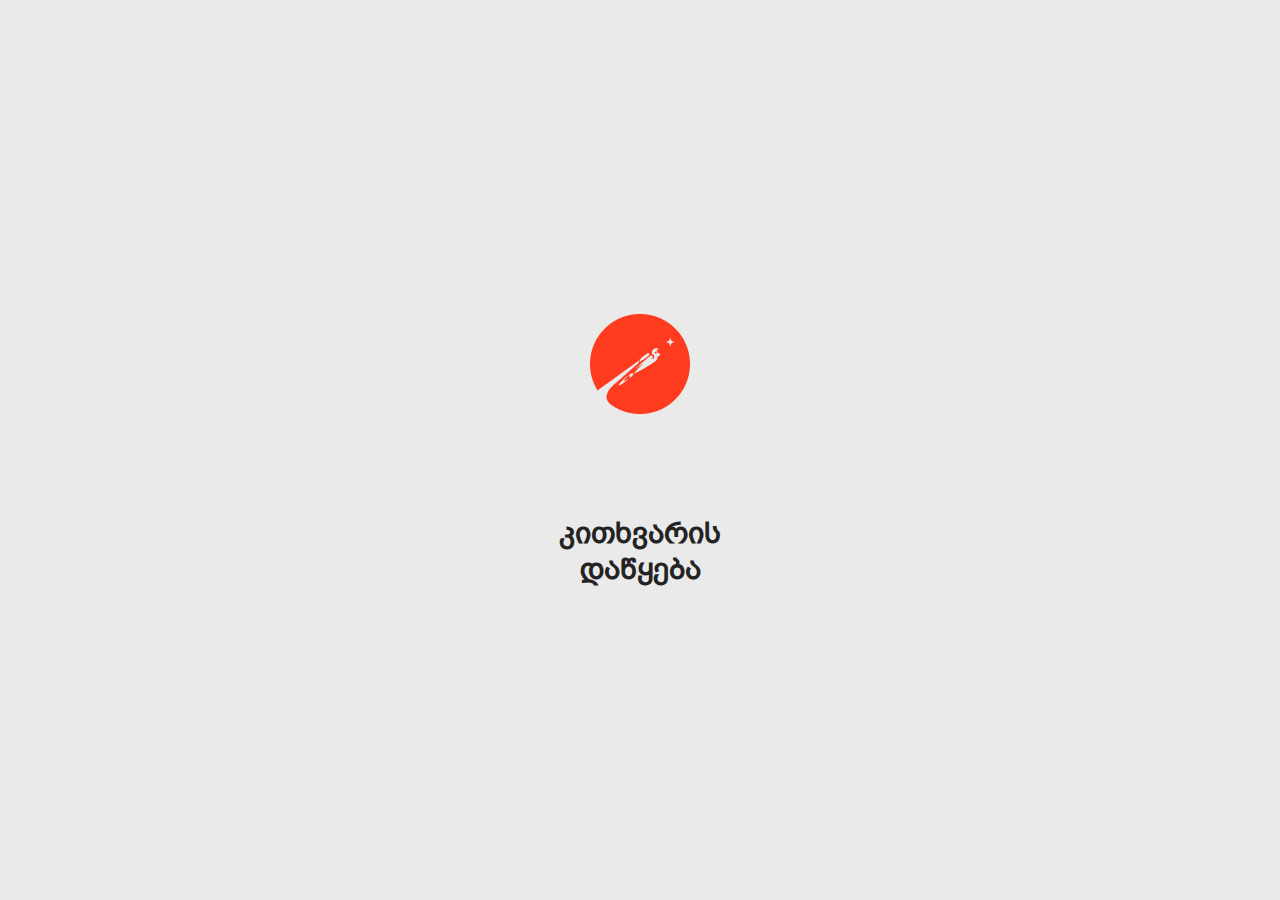
<file: index.html>
<!DOCTYPE html>
<html lang="en">
  <head>
    <meta charset="UTF-8" />
    <meta http-equiv="X-UA-Compatible" content="IE=edge" />
    <meta name="viewport" content="width=device-width, initial-scale=1.0" />
    <link rel="stylesheet" href="./common.css" />
    <link rel="stylesheet" href="index.css" />
    <title>COVID-QUESTIONARY</title>
  </head>
  <body>
    <img src="./assets/logo.png" alt="" class="logo" />
    <a href="./pages/Personal/personal.html" class="start-btn"
      >კითხვარის<br />დაწყება</a
    >
  </body>
</html>
</file>
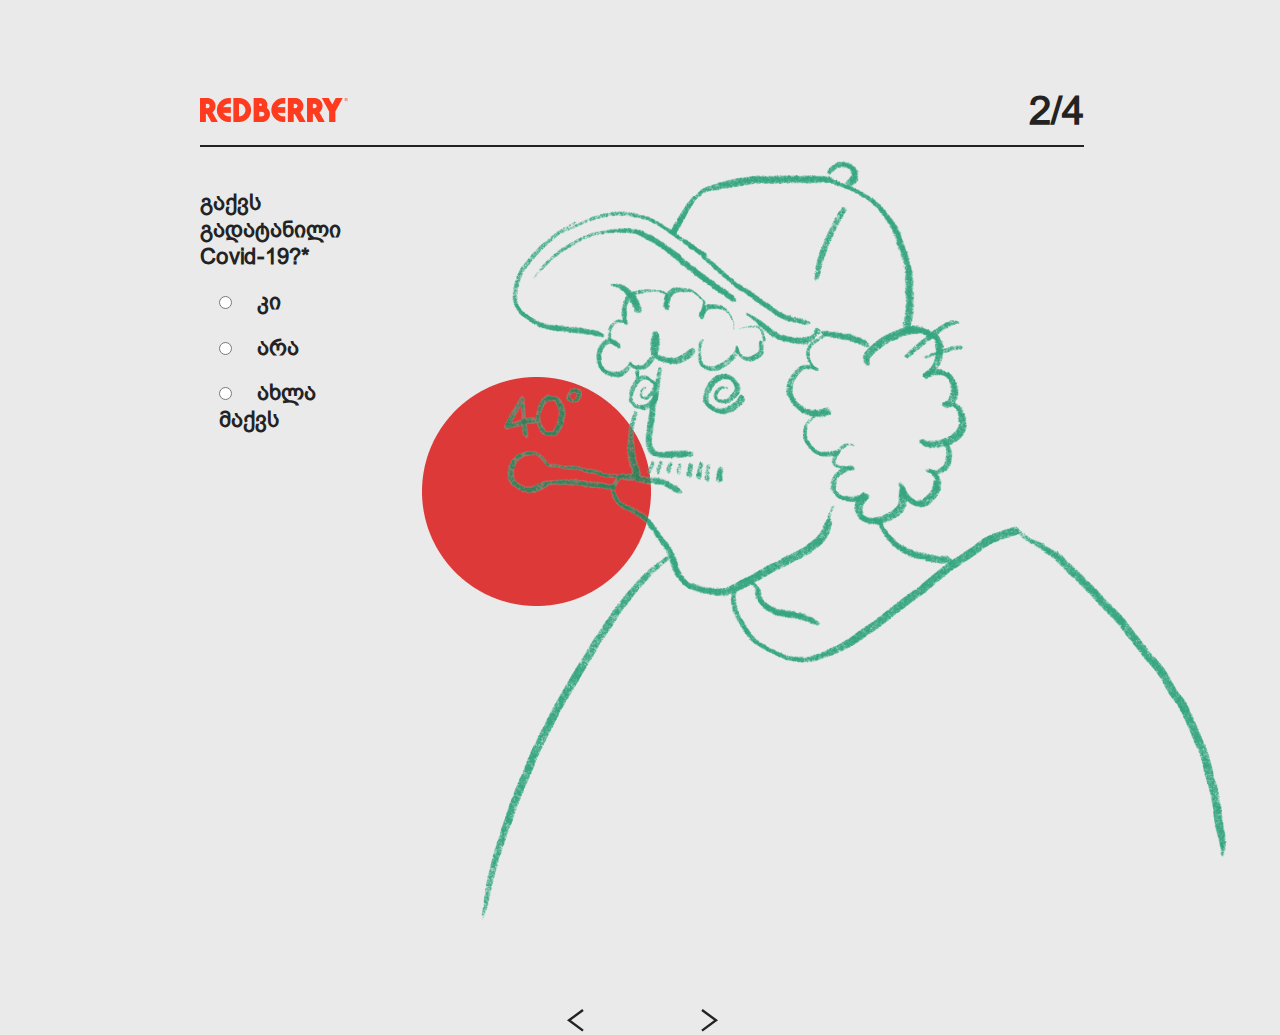
<file: pages/Covid/covid.html>
<!DOCTYPE html>
<html lang="en">
  <head>
    <meta charset="UTF-8" />
    <meta http-equiv="X-UA-Compatible" content="IE=edge" />
    <meta name="viewport" content="width=device-width, initial-scale=1.0" />
    <link rel="stylesheet" href="../../common.css" />
    <link rel="stylesheet" href="./covid.css" />
    <title>Covid Page</title>
  </head>
  <body>
    <main>
      <header>
        <div class="header-top">
          <img src="../../assets/title.png" alt="" />
          <span>2/4</span>
        </div>
        <hr />
      </header>
      <section class="content">
        <form>

          <div class="radio-group">
            <p>გაქვს გადატანილი Covid-19?*</p>
            <label>
              <input type="radio"  name="virus" value="yes">
              <span >კი</span>
            </label>
            <label>
              <input type="radio" name="virus" value="no">
              <span >არა</span>
            </label>
            <label>
              <input type="radio" name="virus" value="currently">
              <span >ახლა მაქვს</span>
            </label>
          </div>

          <div class="radio-group" id="tested-radio-group" style="display: none;">
            <p>ანტისხეულების ტესტი გაქვს გაკეთებული?*</p>
            <label>
              <input type="radio" id="tested-yes" name="tested" value="yes">
              <span >კი</span>
            </label>
            <label>
              <input type="radio" id="tested-no" name="tested" value="no">
              <span >არა</span>
            </label>
           
          </div>
          <div class="tested-info"></div>

          
        </form>
        <img src="../../assets/temperature.png" alt="" class="info-img" />
      </section>
      <div class="button-box">
        <button class="previous-btn">
          <svg width="18" height="23" viewBox="0 0 18 23" fill="none" xmlns="http://www.w3.org/2000/svg">
            <path d="M17 1L3 11.3158L17 21.6316" stroke="#232323" stroke-width="2.4"/>
            </svg>
            <path
              d="M1 1L15 11.3158L1 21.6316"
              stroke="#232323"
              stroke-width="2.4"
            />
          </svg>
        </button>
        <button class="next-btn" >
          <svg
            width="18"
            height="23"
            viewBox="0 0 18 23"
            fill="none"
            xmlns="http://www.w3.org/2000/svg"
          >
            <path
              d="M1 1L15 11.3158L1 21.6316"
              stroke="#232323"
              stroke-width="2.4"
            />
          </svg>
        </button>
      </div>
    </main>
    <script src="./covid.js"></script>
  </body>
</html>
</file>
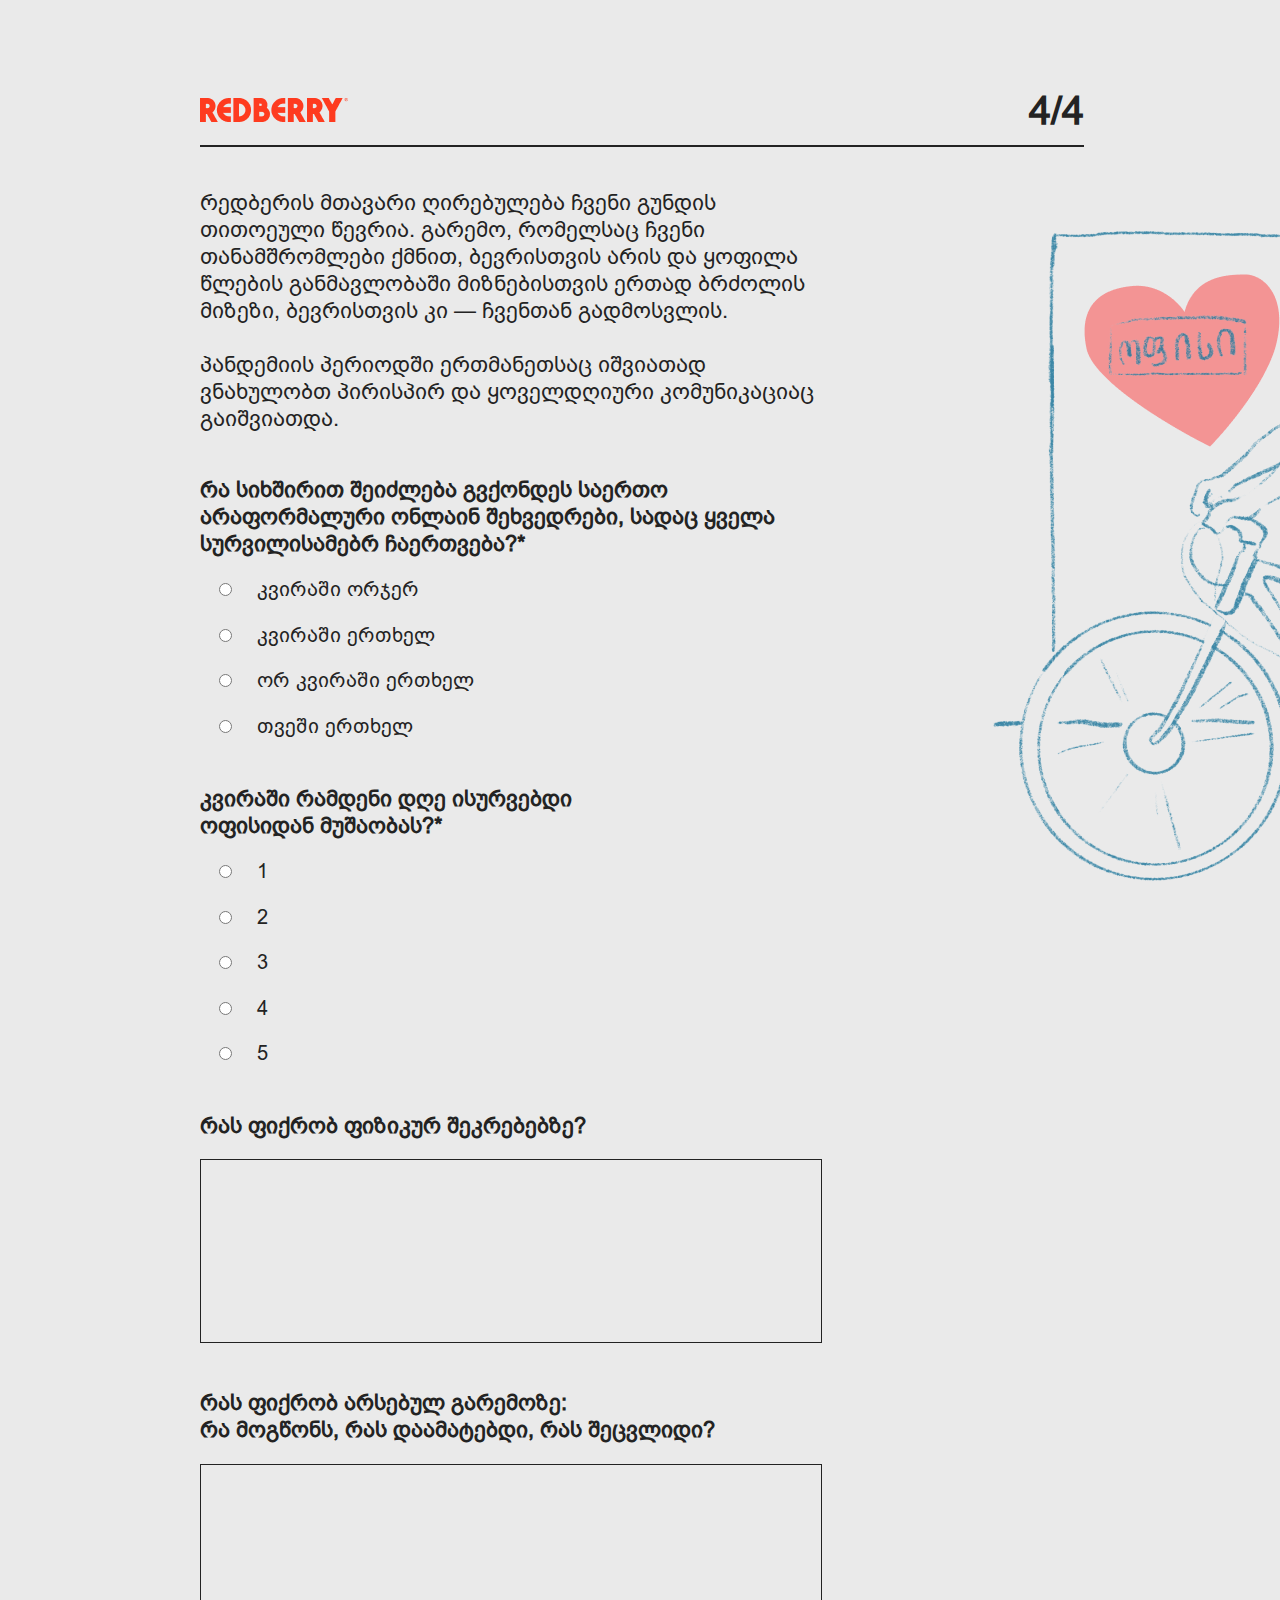
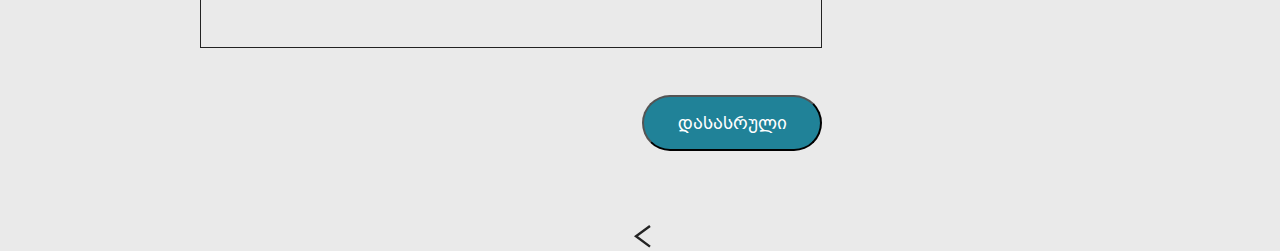
<file: pages/Office/office.html>
<!DOCTYPE html>
<html lang="en">
  <head>
    <meta charset="UTF-8" />
    <meta http-equiv="X-UA-Compatible" content="IE=edge" />
    <meta name="viewport" content="width=device-width, initial-scale=1.0" />
    <link rel="stylesheet" href="../../common.css" />
    <link rel="stylesheet" href="./office.css" />
    <title>Office Page</title>
  </head>
  <body>
    <main>
      <header>
        <div class="header-top">
          <img src="../../assets/title.png" alt="" />
          <span>4/4</span>
        </div>
        <hr />
      </header>
      <section class="content">
          <form>
            <p class="start-p">
                რედბერის მთავარი ღირებულება ჩვენი გუნდის <br/>თითოეული წევრია. გარემო, რომელსაც ჩვენი<br/>
    თანამშრომლები ქმნით, ბევრისთვის არის და ყოფილა <br> წლების განმავლობაში მიზნებისთვის ერთად ბრძოლის <br> მიზეზი, ბევრისთვის კი — ჩვენთან გადმოსვლის. <br><br>
    
    პანდემიის პერიოდში ერთმანეთსაც იშვიათად <br> ვნახულობთ პირისპირ და ყოველდღიური კომუნიკაციაც <br> გაიშვიათდა.
            </p>

          <div class="radio-group">
            <p>რა სიხშირით შეიძლება გვქონდეს საერთო არაფორმალური ონლაინ შეხვედრები, სადაც ყველა სურვილისამებრ ჩაერთვება?*</p>
            <label>
              <input type="radio"  name="virus" value="yes">
              <span >კვირაში ორჯერ</span>
            </label>
            <label>
              <input type="radio" name="virus" value="no">
              <span >კვირაში ერთხელ</span>
            </label>
            <label>
              <input type="radio" name="virus" value="currently">
              <span >ორ კვირაში ერთხელ</span>
            </label>
            <label>
              <input type="radio" name="virus" value="currently">
              <span >თვეში ერთხელ</span>
            </label>
          </div>

          <div class="radio-group">
            <p>კვირაში რამდენი დღე ისურვებდი <br> ოფისიდან მუშაობას?*</p>
            <label>
              <input type="radio"  name="days" value="1">
              <span >1</span>
            </label>
            <label>
              <input type="radio"  name="days" value="2">
              <span >2</span>
            </label>
            <label>
              <input type="radio"  name="days" value="3">
              <span >3</span>
            </label>
            <label>
              <input type="radio"  name="days" value="4">
              <span >4</span>
            </label>
            <label>
              <input type="radio"  name="days" value="5">
              <span >5</span>
            </label>
         
          </div>

       
          <p >რას ფიქრობ ფიზიკურ შეკრებებზე?</p>
          <input type="text" name="gathering-text" id="gathering">
          <p >რას ფიქრობ არსებულ გარემოზე: <br>
            რა მოგწონს, რას დაამატებდი, რას შეცვლიდი?</p>
          <input type="text" name="gathering-text" id="gathering">
          

          <div class="endBtn">
            <button class="subEndBtn">დასასრული</button>
       
          </div>
          
    
          
        </form>
        <img src="../../assets/office.png" alt="" class="info-img" />
      </section>
      <button class="previous-btn">
        <svg width="18" height="23" viewBox="0 0 18 23" fill="none" xmlns="http://www.w3.org/2000/svg">
          <path d="M17 1L3 11.3158L17 21.6316" stroke="#232323" stroke-width="2.4"/>
          </svg>
          <path
            d="M1 1L15 11.3158L1 21.6316"
            stroke="#232323"
            stroke-width="2.4"
          />
        </svg>
      </button>
    </main>
    <script src="./office.js"></script>
  </body>
</html>
</file>
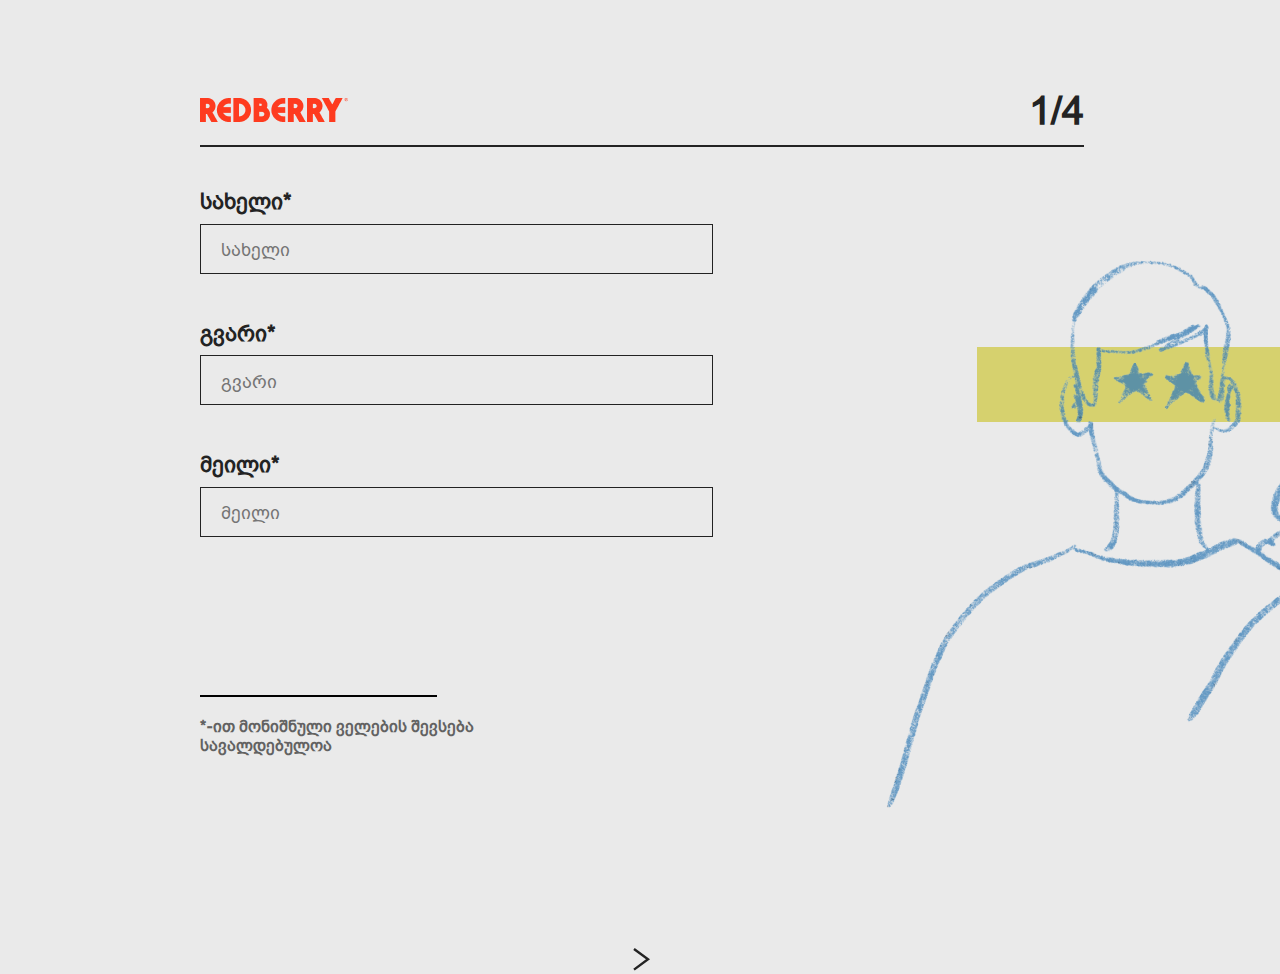
<file: pages/Personal/personal.html>
<!DOCTYPE html>
<html lang="en">
  <head>
    <meta charset="UTF-8" />
    <meta http-equiv="X-UA-Compatible" content="IE=edge" />
    <meta name="viewport" content="width=device-width, initial-scale=1.0" />
    <link rel="stylesheet" href="../../common.css" />
    <link rel="stylesheet" href="./personal.css" />
    <title>Personal Page</title>
  </head>
  <body>
    <main>
      <header>
        <div class="header-top">
          <img src="../../assets/title.png" alt="" />
          <span>1/4</span>
        </div>
        <hr />
      </header>
      <section class="content">
        <form>
          <label for="name">სახელი*</label>
          <input type="text" id="name" name="name" placeholder="სახელი" />
          <div class="error-box">
            <p class="error" id="name-error"></p>
          </div>
          <label for="surname">გვარი*</label>
          <input type="text" id="surname" name="surname" placeholder="გვარი" />
          <div class="error-box">
            <p class="error" id="surname-error"></p>
          </div>
          <label for="email">მეილი*</label>
          <input type="email" id="email" name="email" placeholder="მეილი" />
          <div class="error-box">
            <p class="error" id="email-error"></p>
          </div>
          <hr />
          <p id="mandatoryPar">
            *-ით მონიშნული ველების შევსება<br />
            სავალდებულოა
          </p>
        </form>
        <img src="../../assets/persons.png" alt="" class="info-img" />
      </section>
      <button class="next-btn" onclick="onNextPage()">
        <svg
          width="18"
          height="23"
          viewBox="0 0 18 23"
          fill="none"
          xmlns="http://www.w3.org/2000/svg"
        >
          <path
            d="M1 1L15 11.3158L1 21.6316"
            stroke="#232323"
            stroke-width="2.4"
          />
        </svg>
      </button>
    </main>
    <script src="./personal.js"></script>
  </body>
</html>
</file>
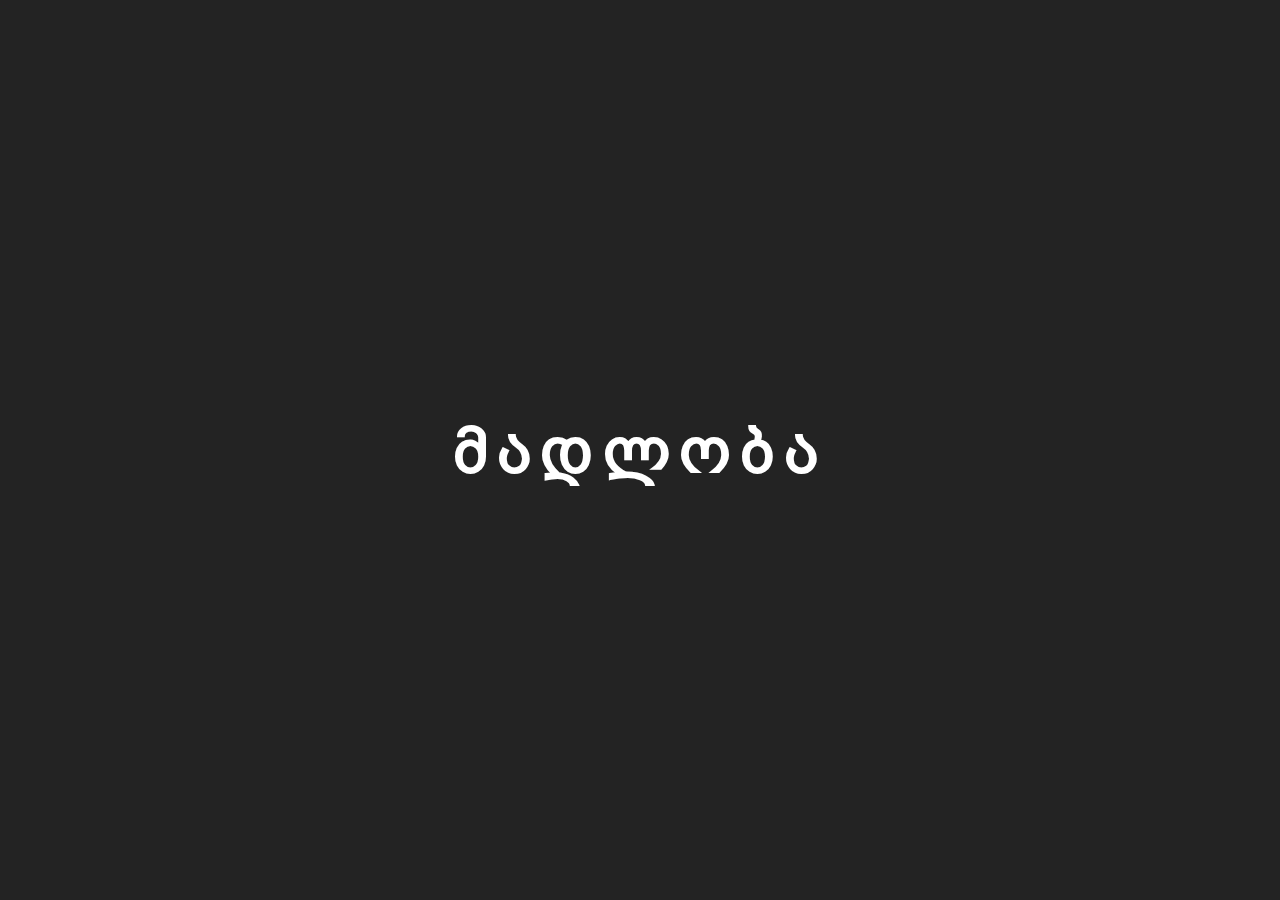
<file: pages/Thanks/thanks.html>
<!DOCTYPE html>
<html lang="en">
  <head>
    <meta charset="UTF-8" />
    <meta http-equiv="X-UA-Compatible" content="IE=edge" />
    <meta name="viewport" content="width=device-width, initial-scale=1.0" />
    <link rel="stylesheet" href="../../common.css" />
    <link rel="stylesheet" href="./thanks.css" />
    <title>Thanks Page</title>
  </head>
  <body>
    <h1 class="fade-in">მადლობა</h1>
  </body>
</html>
</file>
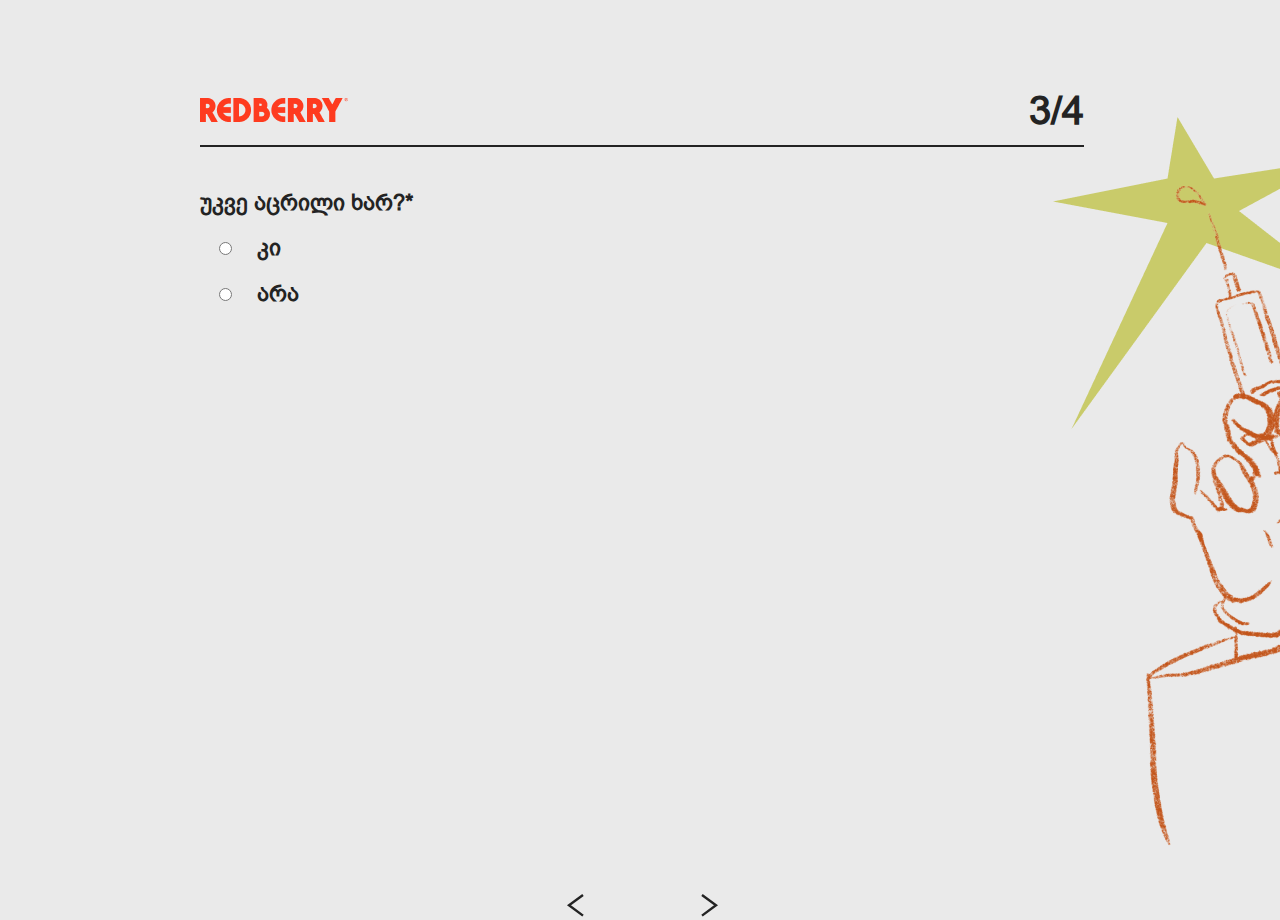
<file: pages/Vaccine/vaccine.html>
<!DOCTYPE html>
<html lang="en">
  <head>
    <meta charset="UTF-8" />
    <meta http-equiv="X-UA-Compatible" content="IE=edge" />
    <meta name="viewport" content="width=device-width, initial-scale=1.0" />
    <link rel="stylesheet" href="../../common.css" />
    <link rel="stylesheet" href="./vaccine.css" />
    <title>Vaccine Page</title>
  </head>
  <body>
    <main>
      <header>
        <div class="header-top">
          <img src="../../assets/title.png" alt="" />
          <span>3/4</span>
        </div>
        <hr />
      </header>
      <section class="content">
        <form>

          <div class="radio-group">
            <p>უკვე აცრილი ხარ?*</p>
            <label>
              <input type="radio"  name="virus" value="yes">
              <span >კი</span>
            </label>
            <label>
              <input type="radio" name="virus" value="no">
              <span >არა</span>
            </label>
           
          </div>
         

          <div class="radio-group" id="tested-radio-group" style="display: none;">
            <p>აირჩიე რა ეტაპზე ხარ*</p>
            <label>
              <input type="radio" id="tested-yes" name="tested" value="yes">
              <span >პირველი დოზა და დარეგისტრირებული ვარ მეორეზე</span>
            </label>
            <label>
              <input type="radio" id="tested-no" name="tested" value="no">
              <span >სრულად აცრილი ვარ</span>
            </label>
            <label>
              <input type="radio" id="tested-no1" name="tested" value="no">
              <span >პირველი დოზა და არ დავრეგისტრირებულვარ მეორეზე</span>
            </label>
           
          </div>

          <div class="radio-group" id="tested-radio-group2" style="display: none;">
            <p>რას ელოდები?*</p>
            <label>
              <input type="radio" id="answer-no" name="vaccine" value="yes">
              <span >დარეგისტრირებული ვარ და ველოდები რიცხვს</span>
            </label>
            <label>
              <input type="radio" id="answer-yes" name="vaccine" value="no">
              <span >არ ვგეგმავ</span>
            </label>
            <label>
              <input type="radio" id="answer-no1" name="vaccine" value="no">
              <span >გადატანილი მაქვს და ვგეგმავ აცრას</span>
            </label>
           
          </div>
         
          <div class="tested-info"></div>

        </form>
        <img src="../../assets/doctor.png" alt="" class="info-img" />
      </section>
      <div class="button-box">
        <button class="previous-btn">
          <svg width="18" height="23" viewBox="0 0 18 23" fill="none" xmlns="http://www.w3.org/2000/svg">
            <path d="M17 1L3 11.3158L17 21.6316" stroke="#232323" stroke-width="2.4"/>
            </svg>
            <path
              d="M1 1L15 11.3158L1 21.6316"
              stroke="#232323"
              stroke-width="2.4"
            />
          </svg>
        </button>
        <button class="next-btn" >
          <svg
            width="18"
            height="23"
            viewBox="0 0 18 23"
            fill="none"
            xmlns="http://www.w3.org/2000/svg"
          >
            <path
              d="M1 1L15 11.3158L1 21.6316"
              stroke="#232323"
              stroke-width="2.4"
            />
          </svg>
        </button>
      </div>
    </main>
    <script src="./vaccine.js"></script>
  </body>
</html>
</file>
<file: common.css>
@font-face {
  font-family: "BPG Arial";
  src: url(./assets/font/bpg_arial_2009.ttf) format("opentype");
}

* {
  margin: 0;
  padding: 0;
  box-sizing: border-box;
  font-family: "BPG Arial";
}

:root {
  --background: #eaeaea;
  --darkText: #232323;
  --dark: #000000;
  --warning: #626262;
  --error: #f15524;
  --navy: #208298;
  --white: #ffffff;
  --link: #1289ae;
}
body {
  width: 100vw;
  height: 100vh;
  background-color: var(--background);
}
</file>
<file: index.css>
body {
  display: flex;
  flex-direction: column;
  justify-content: center;
  align-items: center;
  gap: 101px;
}
.start-btn {
  font-size: 30px;
  line-height: 36px;
  font-weight: 700;
  font-family: "BPG Arial";
  text-decoration: none;
  color: var(--darkText);
  text-align: center;
  transition: 0.3s;
}
.start-btn:hover {
  cursor: pointer;
  font-size: 32px;
}

.logo {
  width: 100px;
}
</file>
<file: pages/Covid/covid.css>
main {
  width: 100%;
  height: 100%;
  padding: 90px 196px 104px 200px;
  display: flex;
  flex-direction: column;
}

header,
.header-top {
  width: 100%;
}
.header-top {
  display: flex;
  justify-content: space-between;
  align-items: center;
}
.header-top span {
  font-weight: 700;
  font-size: 40px;
  line-height: 40px;
  color: var(--darkText);
}
header hr {
  border: 1.8px solid var(--darkText);
  margin-top: 15px;
}
.content {
  display: flex;
}
form {
  display: flex;
  flex-direction: column;
  margin-top: 42px;
}
form label {
  font-weight: 700;
  font-size: 22px;
  line-height: 26.55px;
  color: var(--darkText);
  /* margin-top: 47px; */
}
form {
  width: 800px;
}

form hr {
  margin-top: 111px;
  width: 237px;
  border: 0.8px solid var(--dark);
}
#mandatoryPar {
  margin-top: 20px;
}
.info-img {
  margin-top: -30px;
}
form p {
  font-weight: 700;
  font-size: 16px;
  line-height: 19px;
  color: var(--warning);
}
.next-btn {
  background: transparent;
  border: none;
  cursor: pointer;
}
.error-box {
  width: fit-content;
  height: 20px;
  margin-bottom: 27px;
}
.error {
  font-weight: 400;
  font-size: 16px;
  line-height: 19.31px;
  color: var(--error);
}

.button-box {
  width: 100%;
  display: flex;
  justify-content: center;
  gap: 117px;
}

.previous-btn {
  background: transparent;
  border: none;
  cursor: pointer;
}

.next-btn {
  background: transparent;
  border: none;
  cursor: pointer;
}

.radio-group {
  display: flex;
  flex-direction: column;
  gap: 19px;
  margin-bottom: 46px;
}
.radio-group p {
  font-weight: 700;
  font-size: 22px;
  line-height: 27px;
  color: var(--darkText);
}
.radio-group span {
  padding-left: 19px;
}
.radio-group label {
  padding-left: 19px;
}

input[type="radio"] {
  accent-color: var(--darkText);
}

.tested-info p {
  font-weight: 700;
  font-size: 22px;
  line-height: 27px;
  color: var(--darkText);
  margin-bottom: 29px;
}
.tested-info input {
  width: 513px;
  height: 50px;
  margin-bottom: 25px;
}
</file>
<file: pages/Office/office.css>
main {
  width: 100%;
  height: 100%;
  padding: 90px 196px 104px 200px;
  display: flex;
  flex-direction: column;
}

header,
.header-top {
  width: 100%;
}
.header-top {
  display: flex;
  justify-content: space-between;
  align-items: center;
}
.header-top span {
  font-weight: 700;
  font-size: 40px;
  line-height: 40px;
  color: var(--darkText);
}
header hr {
  border: 1.8px solid var(--darkText);
  margin-top: 15px;
}
.content {
  display: flex;
}
p {
  font-weight: 700;
  font-size: 22px;
  line-height: 26.55px;
  color: var(--darkText);
}
span {
  font-weight: 400;
  font-size: 20px;
  line-height: 26.55px;
}
.start-p {
  font-weight: 400;
  font-size: 22px;
  line-height: 27px;
}

form {
  display: flex;
  flex-direction: column;
  margin-top: 42px;
}
form label {
  font-weight: 700;
  font-size: 22px;
  line-height: 26.55px;
  color: var(--darkText);
}
form {
  width: 622px;
}

form hr {
  margin-top: 111px;
  width: 237px;
  border: 0.8px solid var(--dark);
}

.info-img {
  width: 703px;
  height: 703px;
  margin-left: 162px;
  margin-top: 61px;
}
form input {
  background-color: transparent;
  border: 0.8px solid var(--darkText);
}

.next-btn {
  background: transparent;
  border: none;
  cursor: pointer;
}
.error-box {
  width: fit-content;
  height: 20px;
  margin-bottom: 27px;
}
.error {
  font-weight: 400;
  font-size: 16px;
  line-height: 19.31px;
  color: var(--error);
}

.button-box {
  width: 100%;
  display: flex;
  justify-content: center;
  gap: 117px;
}

.previous-btn {
  background: transparent;
  border: none;
  cursor: pointer;
  margin-top: 74px;
}

.next-btn {
  background: transparent;
  border: none;
  cursor: pointer;
}

.radio-group {
  display: flex;
  flex-direction: column;
  gap: 19px;
  margin-bottom: 46px;
}
.radio-group p {
  font-weight: 700;
  font-size: 22px;
  line-height: 27px;
  color: var(--darkText);
}
.radio-group span {
  padding-left: 19px;
}
.radio-group label {
  padding-left: 19px;
}

input[type="radio"] {
  accent-color: var(--darkText);
}

.tested-info p {
  font-weight: 700;
  font-size: 22px;
  line-height: 27px;
  color: var(--darkText);
  margin-bottom: 29px;
}
.tested-info input {
  width: 513px;
  height: 50px;
  margin-bottom: 25px;
}

.start-p {
  margin-bottom: 44px;
}
form input[type="text"] {
  width: 622px;
  height: 184px;
  margin-top: 20px;
  margin-bottom: 47px;
}
.endBtn {
  width: 622px;
  display: flex;
  justify-content: end;
}
.endBtn button {
  width: 180px;
  height: 56px;
  border-radius: 42px;
  background-color: var(--navy);
  color: var(--white);
  font-size: 18px;
}
</file>
<file: pages/Personal/personal.css>
main {
  width: 100%;
  height: 100%;
  padding: 90px 196px 104px 200px;
  display: flex;
  flex-direction: column;
}

header,
.header-top {
  width: 100%;
}
.header-top {
  display: flex;
  justify-content: space-between;
  align-items: center;
}
.header-top span {
  font-weight: 700;
  font-size: 40px;
  line-height: 40px;
  color: var(--darkText);
}

header hr {
  border: 1.8px solid var(--darkText);
  margin-top: 15px;
}
.content {
  display: flex;
}
form {
  display: flex;
  flex-direction: column;
  margin-top: 42px;
}
form label {
  font-weight: 700;
  font-size: 22px;
  line-height: 26.55px;
  color: var(--darkText);
}
form input {
  margin-top: 8px;
  width: 513px;
  height: 50px;
  font-weight: 400;
  font-size: 18px;
  line-height: 21.55px;
  color: var(--darkText);
  outline: none;
  border: 0.8px solid var(--darkText);
  background-color: transparent;
  padding: 11px 20px 8px 20px;
}

form hr {
  margin-top: 111px;
  width: 237px;
  border: 0.8px solid var(--dark);
}
#mandatoryPar {
  margin-top: 20px;
}
.info-img {
  margin-left: 137px;
  margin-top: -30px;
}
form p {
  font-weight: 700;
  font-size: 16px;
  line-height: 19px;
  color: var(--warning);
}
.next-btn {
  background: transparent;
  border: none;
  cursor: pointer;
}
.error-box {
  width: fit-content;
  height: 20px;
  margin-bottom: 27px;
}
.error {
  font-weight: 400;
  font-size: 16px;
  line-height: 19.31px;
  color: var(--error);
}
</file>
<file: pages/Thanks/thanks.css>
body {
  width: 100vw;
  height: 100vh;
  display: flex;
  justify-content: center;
  align-items: center;
  background-color: var(--darkText);
}

h1 {
  font-weight: 700;
  font-size: 64px;
  line-height: 76.8px;
  letter-spacing: 0.54rem;
  color: var(--white);
  opacity: 0;
}

.fade-in {
  opacity: 1;
  transition: opacity 1s ease-in-out;
}
</file>
<file: pages/Vaccine/vaccine.css>
main {
  width: 100%;
  height: 100%;
  padding: 90px 196px 104px 200px;
  display: flex;
  flex-direction: column;
}

header,
.header-top {
  width: 100%;
}
.header-top {
  display: flex;
  justify-content: space-between;
  align-items: center;
}
.header-top span {
  font-weight: 700;
  font-size: 40px;
  line-height: 40px;
  color: var(--darkText);
}
header hr {
  border: 1.8px solid var(--darkText);
  margin-top: 15px;
}
.content {
  display: flex;
}
form {
  display: flex;
  flex-direction: column;
  margin-top: 42px;
}
form label {
  font-weight: 700;
  font-size: 22px;
  line-height: 26.55px;
  color: var(--darkText);
}

.info-img {
  margin-left: 137px;
  margin-top: -30px;
}
form p {
  font-weight: 700;
  font-size: 16px;
  line-height: 19px;
  color: var(--warning);
}
.next-btn {
  background: transparent;
  border: none;
  cursor: pointer;
}

.button-box {
  width: 100%;
  display: flex;
  justify-content: center;
  gap: 117px;
}

.previous-btn {
  background: transparent;
  border: none;
  cursor: pointer;
}

.next-btn {
  background: transparent;
  border: none;
  cursor: pointer;
}

.radio-group {
  display: flex;
  flex-direction: column;
  gap: 19px;
  margin-bottom: 46px;
  width: 685px;
}
.radio-group p {
  font-weight: 700;
  font-size: 22px;
  line-height: 27px;
  color: var(--darkText);
}
.radio-group span {
  padding-left: 19px;
}
.radio-group label {
  padding-left: 19px;
}

input[type="radio"] {
  accent-color: var(--darkText);
}
.tested-info {
  padding-left: 50px;
}

.tested-info p {
  font-weight: 700;
  font-size: 22px;
  line-height: 27px;
  color: var(--darkText);
}
.tested-info a {
  color: var(--link);
}
#delay-msg a {
  text-decoration: none;
}
</file>
